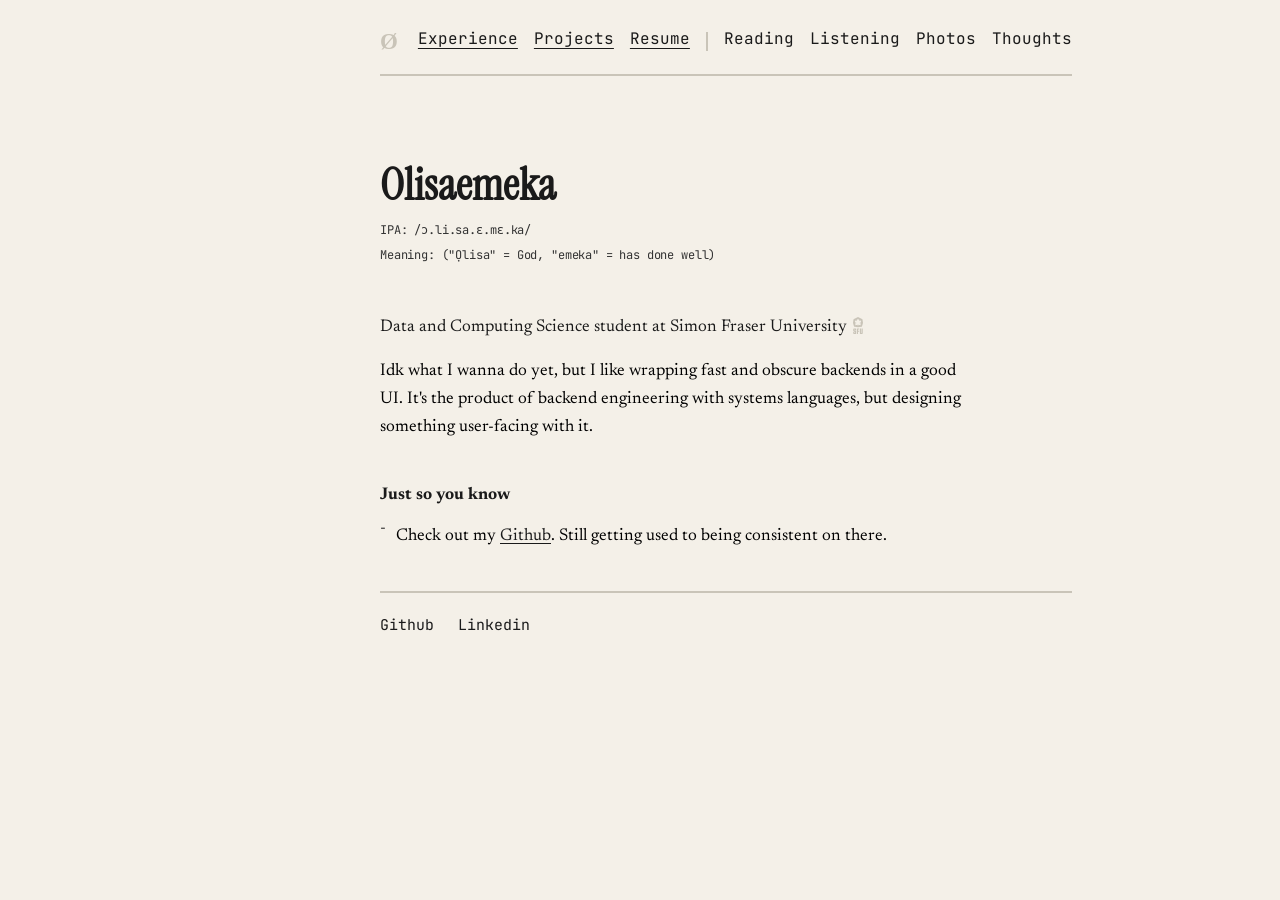
<file: home.html>
<!DOCTYPE html>
<html lang="en">
<head>
<meta charset="UTF-8">
<meta name="viewport" content="width=device-width, initial-scale=1.0">
<title>Portfolio</title>
<link rel="preconnect" href="https://fonts.googleapis.com">
<link rel="preconnect" href="https://fonts.gstatic.com" crossorigin>
<link href="https://fonts.googleapis.com/css2?family=JetBrains+Mono:wght@400;500&family=Instrument+Serif:wght@400;700&family=Newsreader:wght@400;500;700&display=swap" rel="stylesheet">
<link rel="stylesheet" href="style.css">
</head>
<body>

<nav class="navbar">
  <a href="home.html" class="badge is-current">&Oslash;</a>
  <ul class="nav-links">
    <li><a href="index.html" class="underlined">Experience</a></li>
    <li><a href="projects.html" class="underlined">Projects</a></li>
    <li><a href="resume.pdf"  target="_blank" class="underlined" rel="noopener noreferrer">Resume</a></li>
    <li class="separator" aria-hidden="true"></li>
    <li><a href="reading.html">Reading</a></li>
    <li><a href="listening.html">Listening</a></li>
    <li><a href="photos.html">Photos</a></li>
    <li><a href="thoughts.html">Thoughts</a></li>
  </ul>
  <div class="divider"></div>
</nav>

<div class="home-content">
  <h1 class="home-title">Olisaemeka</h1>
  <div class="home-meta">
    <div class="home-ipa">IPA: /ɔ.li.sa.ɛ.mɛ.ka/</div>
    <div class="home-ipa">Meaning: (&quot;Ọlisa&quot; = God, &quot;emeka&quot; = has done well)</div>
  </div>
  <div class="reading-subtitle">Data and Computing Science student at <span class="sfu-inline">Simon Fraser University<img src="images/icons/sfu-logo.svg" alt="Simon Fraser University logo" class="sfu-logo"></span></div>
  <p class="reading-body">Idk what I wanna do yet, but I like wrapping fast and obscure backends in a good UI. It's the product of backend engineering with systems languages, but designing something user-facing with it.</p>
  <div class="glossary-section">
    <h2 class="glossary-title">Just so you know</h2>
    <div class="reading-item">
      <div class="glossary-bullet">-</div>
      <div class="reading-body">Check out my <a href="https://github.com/Olisaemeka-Paul-Ani" target="_blank" rel="noopener noreferrer" class="glimmer-link">Github</a>. Still getting used to being consistent on there.</div>
    </div>
  </div>
</div>

<div class="content-divider"></div>

<div class="social-links">
  <a href="https://github.com/Olisaemeka-Paul-Ani" target="_blank" rel="noopener noreferrer" class="social-link">Github</a>
  <a href="https://www.linkedin.com/in/olisaemeka-paul-ani" target="_blank" rel="noopener noreferrer" class="social-link">Linkedin</a>
</div>

<script>
  function syncContentDivider() {
    var topDivider = document.querySelector(".navbar .divider");
    var bottomDivider = document.querySelector(".content-divider");
    if (!topDivider || !bottomDivider) return;
    var rect = topDivider.getBoundingClientRect();
    bottomDivider.style.marginLeft = rect.left + "px";
    bottomDivider.style.width = rect.width + "px";
  }
  window.addEventListener("load", syncContentDivider);
  window.addEventListener("resize", syncContentDivider);
</script>

</body>
</html>
</file>
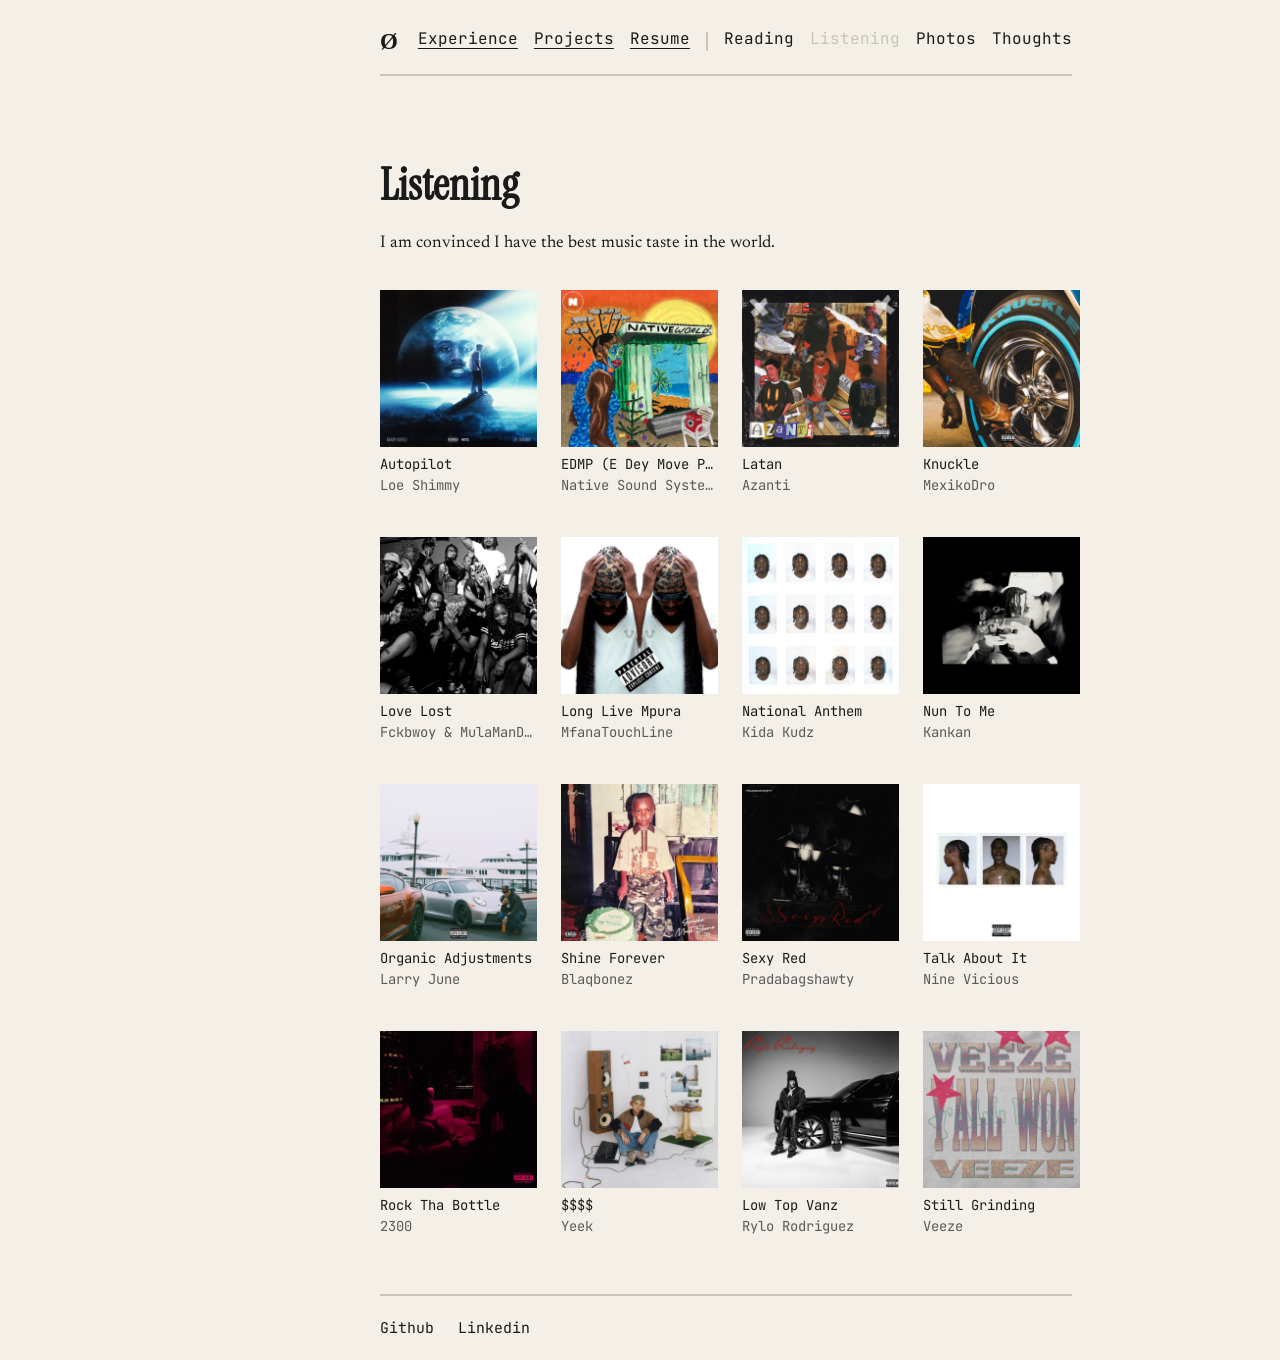
<file: listening.html>
<!DOCTYPE html>
<html lang="en">
<head>
<meta charset="UTF-8">
<meta name="viewport" content="width=device-width, initial-scale=1.0">
<title>Listening — Portfolio</title>
<link rel="preconnect" href="https://fonts.googleapis.com">
<link rel="preconnect" href="https://fonts.gstatic.com" crossorigin>
<link href="https://fonts.googleapis.com/css2?family=JetBrains+Mono:wght@400;500&family=Instrument+Serif:wght@400;700&family=Newsreader:wght@400;500;700&display=swap" rel="stylesheet">
<link rel="stylesheet" href="style.css">
</head>
<body>

<nav class="navbar">
  <a href="home.html" class="badge">&Oslash;</a>
  <ul class="nav-links">
    <li><a href="index.html" class="underlined">Experience</a></li>
    <li><a href="projects.html" class="underlined">Projects</a></li>
    <li><a href="resume.pdf"  target="_blank" class="underlined" rel="noopener noreferrer">Resume</a></li>
    <li class="separator" aria-hidden="true"></li>
    <li><a href="reading.html">Reading</a></li>
    <li><a href="listening.html" class="is-current">Listening</a></li>
    <li><a href="photos.html">Photos</a></li>
    <li><a href="thoughts.html">Thoughts</a></li>
  </ul>
  <div class="divider"></div>
</nav>

<div class="listening-content">
  <div class="reading-title-group">
    <h1 class="reading-title">Listening</h1>
    <div class="reading-subtitle">I am convinced I have the best music taste in the world.</div>
  </div>

  <div class="cover-grid">
    <div class="cover-item">
      <img src="images/covers/Autopilot.jpg" alt="Autopilot cover art">
      <div class="cover-title">Autopilot</div>
      <div class="cover-artist">Loe Shimmy</div>
    </div>
    <div class="cover-item">
      <img src="images/covers/EDMP (E Dey Move Person with Cruel Santino).jpg" alt="EDMP cover art">
      <div class="cover-title">EDMP (E Dey Move Person)</div>
      <div class="cover-artist">Native Sound System ft. Cruel Santino</div>
    </div>
    <div class="cover-item">
      <img src="images/covers/Latan.jpg" alt="Latan cover art">
      <div class="cover-title">Latan</div>
      <div class="cover-artist">Azanti</div>
    </div>
    <div class="cover-item">
      <img src="images/covers/Knuckle.jpg" alt="Knuckle cover art">
      <div class="cover-title">Knuckle</div>
      <div class="cover-artist">MexikoDro</div>
    </div>
    <div class="cover-item">
      <img src="images/covers/LOVE LOST.jpg" alt="Love Lost cover art">
      <div class="cover-title">Love Lost</div>
      <div class="cover-artist">Fckbwoy &amp; MulaManDam</div>
    </div>
    <div class="cover-item">
      <img src="images/covers/Long Live Mpura.jpg" alt="Long Live Mpura cover art">
      <div class="cover-title">Long Live Mpura</div>
      <div class="cover-artist">MfanaTouchLine</div>
    </div>
    <div class="cover-item">
      <img src="images/covers/National Anthem.jpg" alt="National Anthem cover art">
      <div class="cover-title">National Anthem</div>
      <div class="cover-artist">Kida Kudz</div>
    </div>
    <div class="cover-item">
      <img src="images/covers/Nun To Me.jpg" alt="Nun To Me cover art">
      <div class="cover-title">Nun To Me</div>
      <div class="cover-artist">Kankan</div>
    </div>
    <div class="cover-item">
      <img src="images/covers/Organic Adjustments.jpg" alt="Organic Adjustments cover art">
      <div class="cover-title">Organic Adjustments</div>
      <div class="cover-artist">Larry June</div>
    </div>
    <div class="cover-item">
      <img src="images/covers/SHINE FOREVER.jpg" alt="Shine Forever cover art">
      <div class="cover-title">Shine Forever</div>
      <div class="cover-artist">Blaqbonez</div>
    </div>
    <div class="cover-item">
      <img src="images/covers/Sexy Red.jpg" alt="Sexy Red cover art">
      <div class="cover-title">Sexy Red</div>
      <div class="cover-artist">Pradabagshawty</div>
    </div>
    <div class="cover-item">
      <img src="images/covers/Talk About It.jpg" alt="Talk About It cover art">
      <div class="cover-title">Talk About It</div>
      <div class="cover-artist">Nine Vicious</div>
    </div>
    <div class="cover-item">
      <img src="images/covers/rock da bottle.jpg" alt="Rock Tha Bottle cover art">
      <div class="cover-title">Rock Tha Bottle</div>
      <div class="cover-artist">2300</div>
    </div>
    <div class="cover-item">
      <img src="images/covers/$$$$.jpg" alt="$$$$ cover art">
      <div class="cover-title">$$$$</div>
      <div class="cover-artist">Yeek</div>
    </div>
    <div class="cover-item">
      <img src="images/covers/Low Top Vanz.jpg" alt="Low Top Vanz cover art">
      <div class="cover-title">Low Top Vanz</div>
      <div class="cover-artist">Rylo Rodriguez</div>
    </div>
    <div class="cover-item">
      <img src="images/covers/Still Grinding.jpg" alt="Still Grinding cover art">
      <div class="cover-title">Still Grinding</div>
      <div class="cover-artist">Veeze</div>
    </div>
  </div>
</div>

<div class="content-divider"></div>

<div class="social-links">
  <a href="https://github.com/Olisaemeka-Paul-Ani" target="_blank" rel="noopener noreferrer" class="social-link">Github</a>
  <a href="https://www.linkedin.com/in/olisaemeka-paul-ani" target="_blank" rel="noopener noreferrer" class="social-link">Linkedin</a>
</div>

<script>
  function syncContentDivider() {
    var topDivider = document.querySelector(".navbar .divider");
    var bottomDivider = document.querySelector(".content-divider");
    if (!topDivider || !bottomDivider) return;
    var rect = topDivider.getBoundingClientRect();
    bottomDivider.style.marginLeft = rect.left + "px";
    bottomDivider.style.width = rect.width + "px";
  }
  window.addEventListener("load", syncContentDivider);
  window.addEventListener("resize", syncContentDivider);
</script>

</body>
</html>
</file>
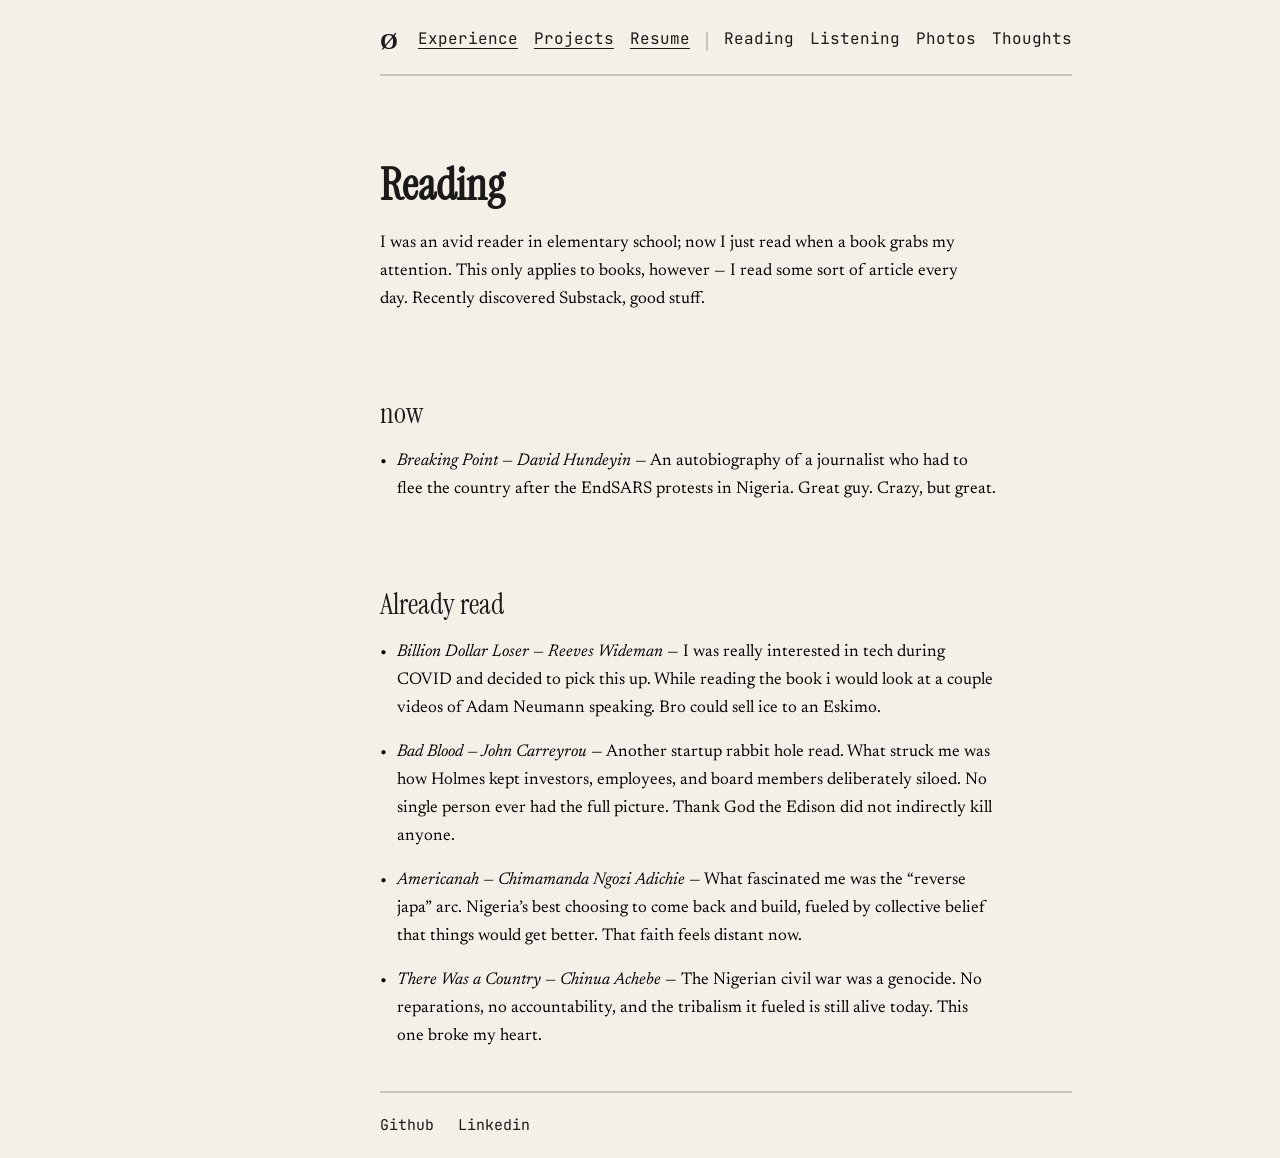
<file: reading.html>
<!DOCTYPE html>
<html lang="en">
<head>
<meta charset="UTF-8">
<meta name="viewport" content="width=device-width, initial-scale=1.0">
<title>Reading — Portfolio</title>
<link rel="preconnect" href="https://fonts.googleapis.com">
<link rel="preconnect" href="https://fonts.gstatic.com" crossorigin>
<link href="https://fonts.googleapis.com/css2?family=JetBrains+Mono:wght@400;500&family=Instrument+Serif:wght@400;700&family=Newsreader:ital,wght@0,400;0,500;0,700;1,400&display=swap" rel="stylesheet">
<link rel="stylesheet" href="style.css">
</head>
<body>

<nav class="navbar">
  <a href="home.html" class="badge">&Oslash;</a>
  <ul class="nav-links">
    <li><a href="index.html" class="underlined">Experience</a></li>
    <li><a href="projects.html" class="underlined">Projects</a></li>
    <li><a href="resume.pdf"  target="_blank" class="underlined" rel="noopener noreferrer">Resume</a></li>
    <li class="separator" aria-hidden="true"></li>
    <li><a href="reading.html">Reading</a></li>
    <li><a href="listening.html">Listening</a></li>
    <li><a href="photos.html">Photos</a></li>
    <li><a href="thoughts.html">Thoughts</a></li>
  </ul>
  <div class="divider"></div>
</nav>

<div class="reading-content">
  <h1 class="reading-title">Reading</h1>
  <p class="reading-body">I was an avid reader in elementary school; now I just read when a book grabs my attention. This only applies to books, however &mdash; I read some sort of article every day. Recently discovered Substack, good stuff.</p>
</div>

<div class="now-section">
  <h2 class="now-title">now </h2>
  <div class="reading-item">
    <div class="bullet">&bull;</div>
    <div class="reading-body"><em>Breaking Point &mdash; David Hundeyin</em> &mdash; An autobiography of a journalist who had to flee the country after the EndSARS protests in Nigeria. Great guy. Crazy, but great.</div>
  </div>
</div>

<div class="now-section">
  <h2 class="now-title">Already read</h2>
  <div class="reading-item">
    <div class="bullet">&bull;</div>
    <div class="reading-body"><em>Billion Dollar Loser &mdash; Reeves Wideman</em> &mdash; I was really interested in tech during COVID and decided to pick this up. While reading the book i would look at a couple videos of Adam Neumann speaking. Bro could sell ice to an Eskimo.</div>
  </div>
  <div class="reading-item">
    <div class="bullet">&bull;</div>
    <div class="reading-body"><em>Bad Blood &mdash; John Carreyrou</em> &mdash; Another startup rabbit hole read. What struck me was how Holmes kept investors, employees, and board members deliberately siloed. No single person ever had the full picture. Thank God the Edison did not indirectly kill anyone.</div>
  </div>
  <div class="reading-item">
    <div class="bullet">&bull;</div>
    <div class="reading-body"><em>Americanah &mdash; Chimamanda Ngozi Adichie</em> &mdash; What fascinated me was the &ldquo;reverse japa&rdquo; arc. Nigeria&rsquo;s best choosing to come back and build, fueled by collective belief that things would get better. That faith feels distant now.</div>
  </div>
  <div class="reading-item">
    <div class="bullet">&bull;</div>
    <div class="reading-body"><em>There Was a Country &mdash; Chinua Achebe</em> &mdash; The Nigerian civil war was a genocide. No reparations, no accountability, and the tribalism it fueled is still alive today. This one broke my heart.</div>
  </div>
</div>

<div class="content-divider"></div>

<div class="social-links">
  <a href="https://github.com/Olisaemeka-Paul-Ani" target="_blank" rel="noopener noreferrer" class="social-link">Github</a>
  <a href="" target="_blank" rel="noopener noreferrer" class="social-link">Linkedin</a>
</div>


<script>
  function syncContentDivider() {
    var topDivider = document.querySelector(".navbar .divider");
    var bottomDivider = document.querySelector(".content-divider");
    if (!topDivider || !bottomDivider) return;
    var rect = topDivider.getBoundingClientRect();
    bottomDivider.style.marginLeft = rect.left + "px";
    bottomDivider.style.width = rect.width + "px";
  }
  window.addEventListener("load", syncContentDivider);
  window.addEventListener("resize", syncContentDivider);
</script>

</body>
</html>
</file>
<file: style.css>
* {
  box-sizing: border-box;
}

html, body {
  margin: 0;
  padding: 0;
}

body {
  background-color: #F4F0E8;
  min-height: 100vh;
}

.navbar {
  display: grid;
  grid-template-columns: 1fr auto 1fr;
  align-items: center;
  column-gap: 20px;
  padding: 28px 40px 0;
}

.badge {
  grid-column: 1;
  padding-left: 340px;
  grid-row: 1;
  justify-self: start;
  color: rgb(26, 26, 26);
  font-size: 23px;
  font-weight: 600;
  cursor: pointer;
  line-height: 1;
  text-decoration: none;
}

.badge.is-current {
  color: #C9C4B8;
}

.badge:hover {
  background: linear-gradient(90deg, rgb(26, 26, 26) 0%, #C9C4B8 45%, #F4F0E8 50%, #C9C4B8 55%, rgb(26, 26, 26) 100%);
  background-size: 250% auto;
  color: transparent;
  background-clip: text;
  -webkit-background-clip: text;
  -webkit-text-fill-color: transparent;
  animation: badge-glimmer 0.8s ease-in-out 1;
}

@keyframes badge-glimmer {
  0% { background-position: 150% center; }
  100% { background-position: -50% center; }
}

.nav-links {
  grid-column: 2;
  grid-row: 1;
  display: flex;
  align-items: center;
  column-gap: 16px;
  list-style: none;
  margin: 0;
  padding: 0;
}

.nav-links li {
  display: flex;
  align-items: center;
}

.nav-links a {
  position: relative;
  display: block;
  cursor: pointer;
  font-family: "JetBrains Mono", ui-monospace, SFMono-Regular, Menlo, Monaco, Consolas, monospace;
  font-size: 15.9375px;
  height: 26.2875px;
  color: rgb(26, 26, 26);
  text-decoration-line: none;
  text-decoration-thickness: 1px;
  text-underline-offset: 4px;
}

.nav-links a.underlined {
  text-decoration-line: underline;
}

.nav-links a.is-current {
  color: #C9C4B8;
}

.nav-links a:hover {
  background: linear-gradient(90deg, rgb(26, 26, 26) 0%, #C9C4B8 45%, #F4F0E8 50%, #C9C4B8 55%, rgb(26, 26, 26) 100%);
  background-size: 250% auto;
  color: transparent;
  background-clip: text;
  -webkit-background-clip: text;
  -webkit-text-fill-color: transparent;
  animation: badge-glimmer 0.8s ease-in-out 1;
}

.nav-links a:not(.underlined)::after {
  content: "";
  position: absolute;
  left: 0;
  bottom: 4px;
  width: 0%;
  height: 1px;
  background-color: rgb(26, 26, 26);
  transition: width 0.35s ease;
}

.nav-links a:not(.underlined):hover::after {
  width: 100%;
}

.separator {
  width: 2px;
  height: 19px;
  background-color: #C9C4B8;
}

.divider {
  grid-column: 1 / 3;
  grid-row: 2;
  height: 2px;
  background-color: #C9C4B8;
  margin-top: 20px;
  margin-left: 340px;
  width: calc(100% - 340px);
}

.reading-content {
  margin-top: 80px;
  margin-left: 380px;
}

.home-content {
  margin-top: 80px;
  margin-left: 380px;
}

.home-title {
  align-items: flex-end;
  box-sizing: border-box;
  color: rgb(26, 26, 26);
  color-scheme: light;
  column-gap: 10.2px;
  display: flex;
  flex-wrap: wrap;
  font-family: "Instrument Serif", Newsreader, ui-serif, Georgia, Cambria, "Times New Roman", Times, serif;
  font-size: 44.2px;
  font-weight: 700;
  margin: 0;
  cursor: pointer;
}

.home-ipa {
  margin-top: 8px;
  box-sizing: border-box;
  color: rgb(50, 50, 50);
  color-scheme: light;
  display: block;
  font-family: "JetBrains Mono", ui-monospace, SFMono-Regular, Menlo, Monaco, Consolas, monospace;
  font-size: 12px;
  height: auto;
  letter-spacing: -0.159375px;
  line-height: 17px;
  margin-bottom: 5.95px;
}

.home-meta .home-ipa + .home-ipa {
  margin-top: 8px;
}

.home-content .reading-subtitle {
  margin-top: 50px;
}

.home-content .reading-body {
  margin-top: 12px;
}

.sfu-inline {
  display: inline-flex;
  align-items: center;
}

.sfu-logo {
  height: 17px;
  width: auto;
  margin-left: 6px;
  position: relative;
  top: -3px;
}

.glossary-section {
  margin-top: 40px;
}

.glossary-title {
  font-family: Newsreader, ui-serif, Georgia, Cambria, "Times New Roman", Times, serif;
  font-size: 17px;
  line-height: 28.05px;
  color: rgb(26, 26, 26);
  font-weight: 700;
  margin: 0;
}

.home-title:hover {
  background: linear-gradient(90deg, rgb(26, 26, 26) 0%, #C9C4B8 45%, #F4F0E8 50%, #C9C4B8 55%, rgb(26, 26, 26) 100%);
  background-size: 250% auto;
  color: transparent;
  background-clip: text;
  -webkit-background-clip: text;
  -webkit-text-fill-color: transparent;
  animation: badge-glimmer 0.8s ease-in-out 1;
}

.reading-title {
  font-family: "Instrument Serif", Newsreader, ui-serif, Georgia;
  font-size: 44.4px;
  font-weight: 700;
  color: rgb(26, 26, 26);
  margin: 0 0 16px;
}

.reading-subtitle {
  box-sizing: border-box;
  color: rgb(26, 26, 26);
  color-scheme: light;
  display: block;
  font-family: Newsreader, ui-serif, Georgia, Cambria, "Times New Roman", Times, serif;
  font-size: 17px;
  min-height: 28.05px;
  line-height: 28.05px;
  margin: 0 0 16px;
}

.reading-body {
  font-family: Newsreader, ui-serif, Georgia, Cambria, "Times New Roman", Times, serif;
  font-size: 17px;
  line-height: 28.05px;
  color: black;
  margin: 0;
  max-width: 600px;
}

.now-section {
  margin-top: 80px;
  margin-left: 380px;
}

.now-title {
  display: block;
  color: rgb(26, 26, 26);
  color-scheme: light;
  font-family: "Instrument Serif", Newsreader, ui-serif, Georgia, Cambria, "Times New Roman", Times, serif;
  font-size: 28.9px;
  font-weight: 400;
  margin: 0 0 16px;
}

.reading-item {
  display: flex;
  align-items: flex-start;
  column-gap: 10px;
}

.reading-item + .reading-item {
  margin-top: 16px;
}

.content-divider {
  height: 2px;
  background-color: #C9C4B8;
  margin-top: 40px;
  margin-left: 380px;
  width: calc(100% - 380px - 40px);
}

.reading-item .bullet {
  flex-shrink: 0;
  font-family: Newsreader, ui-serif, Georgia, Cambria, "Times New Roman", Times, serif;
  font-size: 17px;
  line-height: 28.05px;
  color: black;
}

.reading-item .reading-body {
  flex: 1;
}

.reading-body a {
  color: rgb(26, 26, 26);
  text-decoration-line: underline;
  text-decoration-thickness: 1px;
  text-underline-offset: 3px;
}

.reading-body a:hover {
  color: #C9C4B8;
}

.glimmer-link:hover {
  background: linear-gradient(90deg, rgb(26, 26, 26) 0%, #C9C4B8 45%, #F4F0E8 50%, #C9C4B8 55%, rgb(26, 26, 26) 100%);
  background-size: 250% auto;
  color: transparent;
  background-clip: text;
  -webkit-background-clip: text;
  -webkit-text-fill-color: transparent;
  animation: badge-glimmer 0.8s ease-in-out 1;
}

.glossary-section .reading-item {
  align-items: center;
}

.glossary-bullet {
  flex-shrink: 0;
  font-family: Newsreader, ui-serif, Georgia, Cambria, "Times New Roman", Times, serif;
  font-size: 17px;
  line-height: 28.05px;
  color: rgb(50, 50, 50);
  position: relative;
  top: -2px;
}

.social-links {
  margin-top: 20px;
  margin-left: 380px;
  margin-bottom: 20px;
}

.social-link {
  color: rgb(26, 26, 26);
  color-scheme: light;
  cursor: pointer;
  display: inline;
  font-family: "JetBrains Mono", ui-monospace, SFMono-Regular, Menlo, Monaco, Consolas, monospace;
  font-size: 14.875px;
  height: auto;
  line-height: 24.5438px;
  margin-right: 20px;
  text-decoration: none;
}

.social-link:hover {
  background: linear-gradient(90deg, rgb(26, 26, 26) 0%, #C9C4B8 45%, #F4F0E8 50%, #C9C4B8 55%, rgb(26, 26, 26) 100%);
  background-size: 250% auto;
  color: transparent;
  background-clip: text;
  -webkit-background-clip: text;
  -webkit-text-fill-color: transparent;
  animation: badge-glimmer 0.8s ease-in-out 1;
}

.listening-content {
  margin-top: 80px;
  margin-left: 380px;
}

.cover-grid {
  display: grid;
  grid-template-columns: repeat(4, 1fr);
  gap: 24px;
  max-width: 700px;
  margin-top: 32px;
}

.cover-item {
  min-width: 0;
}

.cover-item img {
  display: block;
  width: 100%;
  aspect-ratio: 1 / 1;
  object-fit: cover;
  transition: transform 0.25s ease;
}

.cover-item:hover img {
  transform: translateY(-6px);
}

.cover-title {
  box-sizing: border-box;
  color: rgb(26, 26, 26);
  color-scheme: light;
  display: block;
  font-family: "JetBrains Mono", ui-monospace, SFMono-Regular, Menlo, Monaco, Consolas, monospace;
  font-size: 13.8125px;
  height: 18.6375px;
  line-height: 18.6469px;
  margin-top: 8px;
  overflow: hidden;
  white-space: nowrap;
  text-overflow: ellipsis;
}

.cover-artist {
  box-sizing: border-box;
  color: rgb(90, 90, 90);
  color-scheme: light;
  display: block;
  font-family: "JetBrains Mono", ui-monospace, SFMono-Regular, Menlo, Monaco, Consolas, monospace;
  font-size: 13.8125px;
  height: 37.275px;
  margin-top: 2px;
  overflow: hidden;
  white-space: nowrap;
  text-overflow: ellipsis;
}

.photos-content {
  margin-top: 80px;
  margin-left: 380px;
  margin-right: 40px;
}

.photo-grid {
  column-count: 3;
  column-gap: 20px;
  max-width: 700px;
  margin-top: 32px;
}

.photo-item {
  break-inside: avoid;
  margin-bottom: 20px;
  cursor: pointer;
  overflow: hidden;
}

.photo-item img {
  display: block;
  width: 100%;
  height: auto;
  transition: transform 0.25s ease, opacity 0.25s ease;
}

.photo-item:hover img {
  transform: translateY(-4px);
  opacity: 0.9;
}

@media (max-width: 1100px) {
  .photo-grid { column-count: 2; }
}

@media (max-width: 700px) {
  .photo-grid { column-count: 1; }
}

.lightbox {
  position: fixed;
  inset: 0;
  display: flex;
  align-items: center;
  justify-content: center;
  background: rgba(244, 240, 232, 0.88);
  backdrop-filter: blur(0px);
  -webkit-backdrop-filter: blur(0px);
  opacity: 0;
  visibility: hidden;
  transition: opacity 0.3s ease, backdrop-filter 0.3s ease;
  z-index: 1000;
}

.lightbox.is-open {
  opacity: 1;
  visibility: visible;
  backdrop-filter: blur(18px);
  -webkit-backdrop-filter: blur(18px);
}

.lightbox-image {
  max-width: min(80vw, 900px);
  max-height: 78vh;
  object-fit: contain;
  background: #fff;
  box-shadow: 0 20px 60px rgba(0, 0, 0, 0.25);
  transform: scale(0.92);
  opacity: 0;
  transition: transform 0.35s ease, opacity 0.35s ease;
}

.lightbox.is-open .lightbox-image {
  transform: scale(1);
  opacity: 1;
}

.lightbox-image.is-flipping {
  animation: lightbox-flip 0.4s ease;
}

@keyframes lightbox-flip {
  0% { transform: scale(1) rotateY(0deg); opacity: 1; }
  45% { transform: scale(0.96) rotateY(90deg); opacity: 0.2; }
  55% { transform: scale(0.96) rotateY(-90deg); opacity: 0.2; }
  100% { transform: scale(1) rotateY(0deg); opacity: 1; }
}

.lightbox-caption {
  position: absolute;
  bottom: 48px;
  left: 50%;
  transform: translateX(-50%);
  font-family: "JetBrains Mono", ui-monospace, SFMono-Regular, Menlo, Monaco, Consolas, monospace;
  font-size: 13.8125px;
  color: rgb(26, 26, 26);
  background: rgba(244, 240, 232, 0.85);
  padding: 6px 14px;
  max-width: 80vw;
  text-align: center;
}

.lightbox-close,
.lightbox-prev,
.lightbox-next {
  position: absolute;
  background: none;
  border: none;
  cursor: pointer;
  color: rgb(26, 26, 26);
  font-family: "Instrument Serif", Newsreader, ui-serif, Georgia;
  line-height: 1;
  padding: 12px;
}

.lightbox-close:hover,
.lightbox-prev:hover,
.lightbox-next:hover {
  color: #C9C4B8;
}

.lightbox-close {
  top: 24px;
  right: 32px;
  font-size: 28px;
}

.lightbox-prev {
  left: 24px;
  top: 50%;
  transform: translateY(-50%);
  font-size: 40px;
}

.lightbox-next {
  right: 24px;
  top: 50%;
  transform: translateY(-50%);
  font-size: 40px;
}

@media (max-width: 1100px) {
  .navbar {
    padding: 28px clamp(16px, 4vw, 40px) 0;
  }

  .badge {
    padding-left: clamp(20px, 20vw, 340px);
  }

  .divider {
    margin-left: clamp(20px, 20vw, 340px);
    width: calc(100% - clamp(20px, 20vw, 340px));
  }

  .nav-links a {
    font-size: clamp(11px, 1.6vw, 15.9375px);
  }

  .content-divider {
    margin-left: clamp(20px, 20vw, 340px);
    width: calc(100% - clamp(20px, 20vw, 340px) - 40px);
  }

  .home-title {
    font-size: clamp(28px, 8vw, 44.2px);
  }

  .reading-title {
    font-size: clamp(28px, 8vw, 44.4px);
  }

  .reading-content,
  .home-content,
  .now-section,
  .listening-content,
  .photos-content,
  .social-links {
    margin-left: calc(clamp(16px, 4vw, 40px) + clamp(20px, 20vw, 340px));
  }

  .photos-content {
    margin-right: 20px;
  }
}
</file>
